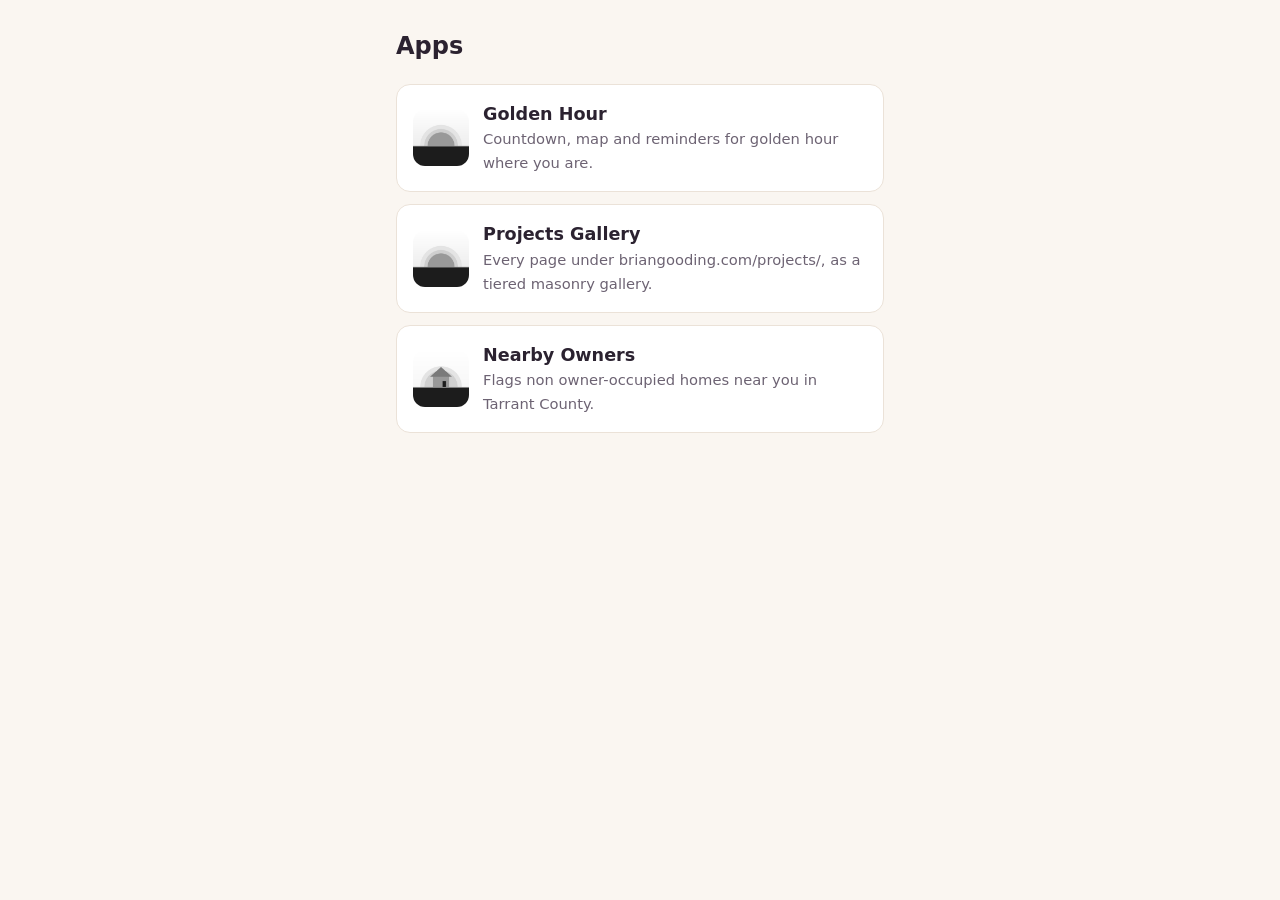
<file: index.html>
<!doctype html>
<html lang="en">
<head>
<meta charset="utf-8">
<meta name="viewport" content="width=device-width, initial-scale=1, viewport-fit=cover">
<title>Brian's Apps</title>
<link rel="icon" href="golden-hour/icon-192.png">
<style>
  /* Layout: one narrow column of large app links. */
  :root {
    --bg: #faf6f1;
    --card: #ffffff;
    --text: #2b2230;
    --muted: #6d6373;
    --line: #ebe2d8;
    --accent: #d98a1c;
    color-scheme: light;
  }
  @media (prefers-color-scheme: dark) {
    :root:not([data-theme="light"]) {
      --bg: #17111d; --card: #221a2a; --text: #f3ebf5; --muted: #ad9fb5; --line: #362a40; --accent: #f0ad4b;
      color-scheme: dark;
    }
  }
  :root[data-theme="dark"] {
    --bg: #17111d; --card: #221a2a; --text: #f3ebf5; --muted: #ad9fb5; --line: #362a40; --accent: #f0ad4b;
    color-scheme: dark;
  }
  * { box-sizing: border-box; }
  body {
    margin: 0; background: var(--bg); color: var(--text);
    font: 16px/1.5 system-ui, -apple-system, "Segoe UI", Roboto, sans-serif;
  }
  main {
    max-width: 520px; margin: 0 auto; display: grid; gap: 12px;
    padding-inline: 16px;
    padding-block: calc(28px + env(safe-area-inset-top, 0px)) calc(40px + env(safe-area-inset-bottom, 0px));
  }
  h1 { font-size: 1.5rem; margin: 0 0 8px; text-wrap: balance; }
  a.app {
    display: grid; grid-template-columns: 56px 1fr; gap: 14px; align-items: center;
    padding: 16px; border-radius: 14px; background: var(--card); border: 1px solid var(--line);
    color: inherit; text-decoration: none;
  }
  a.app:hover { border-color: var(--accent); }
  a.app:focus-visible { outline: 2px solid var(--accent); outline-offset: 2px; }
  a.app img { width: 56px; height: 56px; border-radius: 12px; display: block; }
  .name { font-weight: 700; font-size: 1.1rem; }
  .desc { color: var(--muted); font-size: .92rem; }
</style>
</head>
<body>
<main>
  <h1>Apps</h1>
  <a class="app" href="golden-hour/">
    <img src="golden-hour/icon-192.png" alt="">
    <span><span class="name">Golden Hour</span><br>
      <span class="desc">Countdown, map and reminders for golden hour where you are.</span></span>
  </a>
  <a class="app" href="projects-gallery/">
    <img src="golden-hour/icon-192.png" alt="">
    <span><span class="name">Projects Gallery</span><br>
      <span class="desc">Every page under briangooding.com/projects/, as a tiered masonry gallery.</span></span>
  </a>
  <a class="app" href="nearby-owners/">
    <img src="nearby-owners/icon-192.png" alt="">
    <span><span class="name">Nearby Owners</span><br>
      <span class="desc">Flags non owner-occupied homes near you in Tarrant County.</span></span>
  </a>
</main>
<script>
  // Golden Hour used to live at this address with a service worker covering the whole site.
  // Replace it with sw.js here, which removes itself and its cached files.
  if ('serviceWorker' in navigator) {
    navigator.serviceWorker.getRegistration('./').then((reg) => {
      if (reg && new URL(reg.scope).pathname === new URL('./', location.href).pathname) reg.update().catch(() => {});
    }).catch(() => {});
  }
</script>
</body>
</html>
</file>
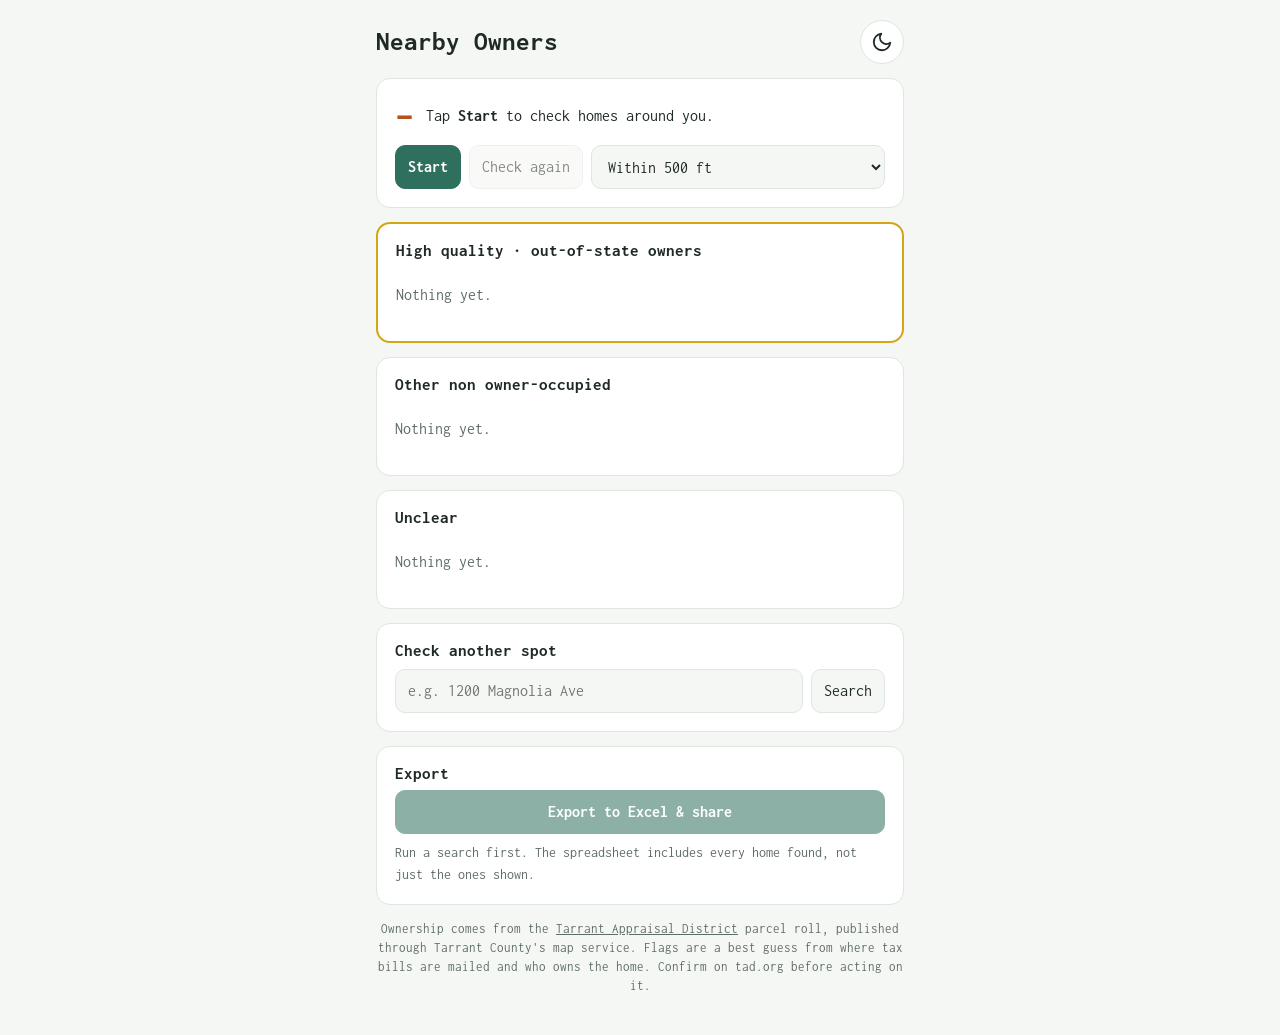
<file: nearby-owners/index.html>
<!doctype html>
<html lang="en">
<head>
<meta charset="utf-8">
<meta name="viewport" content="width=device-width, initial-scale=1, viewport-fit=cover">
<meta name="apple-mobile-web-app-capable" content="yes">
<meta name="mobile-web-app-capable" content="yes">
<meta name="apple-mobile-web-app-title" content="Nearby Owners">
<meta name="apple-mobile-web-app-status-bar-style" content="default">
<meta name="format-detection" content="telephone=no">
<link rel="manifest" href="manifest.webmanifest">
<link rel="apple-touch-icon" sizes="180x180" href="icon-180.png">
<link rel="icon" href="data:image/svg+xml,%3Csvg xmlns='http://www.w3.org/2000/svg' viewBox='0 0 64 64'%3E%3Crect width='64' height='64' fill='%23f6f6f6'/%3E%3Cpath d='M14 34 32 18l18 16v8H14z' fill='%23999999'/%3E%3Crect x='0' y='42' width='64' height='22' fill='%231c1c1c'/%3E%3C/svg%3E">
<title>Nearby Owners</title>
<meta name="theme-color" content="#f5f7f4">
<script>
  // Apply a saved light/dark choice before the page paints; otherwise follow the phone's setting.
  try { const t = JSON.parse(localStorage.getItem('no-theme')); if (t === 'light' || t === 'dark') document.documentElement.dataset.theme = t; } catch {}
</script>
<link rel="preconnect" href="https://fonts.googleapis.com">
<link rel="preconnect" href="https://fonts.gstatic.com" crossorigin>
<link rel="stylesheet" href="https://fonts.googleapis.com/css2?family=Inconsolata:wght@400;600;700&display=swap">
<style>
  /* Layout: one phone-width column; status first, then flagged homes, then everything else nearby. */
  :root {
    --bg: #f5f7f4;
    --card: #ffffff;
    --text: #1f2a26;
    --muted: #5f6d67;
    --line: #dfe6e1;
    --accent: #2f6f5e;
    --accent-ink: #ffffff;
    --flag: #b4521b;
    --flag-soft: #fbe6d8;
    --hq: #725600;
    --hq-line: #d4a514;
    --hq-soft: #fff1bf;
    --ok: #2f7d4a;
    --error: #b3361f;
    --display: "Inconsolata", ui-monospace, Menlo, Consolas, monospace;
    --body: "Inconsolata", ui-monospace, Menlo, Consolas, monospace;
  }
  @media (prefers-color-scheme: dark) {
    :root:not([data-theme="light"]) {
      /* Monochrome: grays only; brightness separates high quality > flagged > everything else. */
      --bg: #0f0f0f; --card: #1a1a1a; --text: #ededed; --muted: #a3a3a3; --line: #333333;
      --accent: #ededed; --accent-ink: #0f0f0f; --flag: #e6e6e6; --flag-soft: #242424; --ok: #ededed; --error: #ffffff;
      --hq: #ffffff; --hq-line: #ffffff; --hq-soft: #333333;
      color-scheme: dark;
    }
  }
  :root[data-theme="dark"] {
    /* Monochrome: grays only; brightness separates high quality > flagged > everything else. */
    --bg: #0f0f0f; --card: #1a1a1a; --text: #ededed; --muted: #a3a3a3; --line: #333333;
    --accent: #ededed; --accent-ink: #0f0f0f; --flag: #e6e6e6; --flag-soft: #242424; --ok: #ededed; --error: #ffffff;
    --hq: #ffffff; --hq-line: #ffffff; --hq-soft: #333333;
    color-scheme: dark;
  }
  * { box-sizing: border-box; }
  [hidden] { display: none !important; }
  html { -webkit-text-size-adjust: 100%; text-size-adjust: 100%; }
  button, summary, a, input, select { -webkit-tap-highlight-color: transparent; }
  .install { display: grid; grid-template-columns: 1fr auto; gap: 10px; align-items: start; padding: 14px 16px; }
  .install p { margin: 0; color: var(--muted); font-size: .92rem; }
  .install strong { color: var(--text); }
  .install svg { width: 15px; height: 15px; vertical-align: -2px; }
  .install button { padding: 4px 10px; }
  body { margin: 0; padding-top: env(safe-area-inset-top, 0px); padding-bottom: env(safe-area-inset-bottom, 0px); background: var(--bg); color: var(--text); font: 16px/1.5 var(--body); }
  main { max-width: 560px; margin: 0 auto; padding-inline: 16px; padding-block: 20px 40px; display: grid; gap: 14px; }
  header { display: flex; align-items: center; gap: 12px; }
  header .titles { flex: 1; min-width: 0; }
  header h1 { font: 700 1.7rem/1.1 var(--display); margin: 0; text-wrap: balance; }
  .theme-toggle { flex: none; width: 44px; height: 44px; padding: 0; border-radius: 50%; display: grid; place-items: center; background: var(--card); color: var(--text); }
  .theme-toggle svg { width: 22px; height: 22px; }
  .theme-toggle .sun { display: none; }
  .theme-toggle[aria-pressed="true"] .sun { display: block; }
  .theme-toggle[aria-pressed="true"] .moon { display: none; }
  .card { background: var(--card); border: 1px solid var(--line); border-radius: 14px; padding: 18px; min-width: 0; }
  h2 { font: 700 1.05rem var(--display); margin: 0 0 8px; display: flex; justify-content: space-between; gap: 8px; }
  h2 .count { color: var(--muted); font-weight: 500; }
  .status { display: flex; align-items: center; gap: 12px; }
  .status .big { font: 700 2.4rem/1 var(--display); font-variant-numeric: tabular-nums; color: var(--flag); }
  .status .big.zero { color: var(--ok); }
  .status .text { min-width: 0; }
  .status .where { color: var(--muted); font-size: .9rem; overflow-wrap: anywhere; }
  .controls { display: flex; flex-wrap: wrap; gap: 8px; }
  .controls + .controls, .card > .controls { margin-top: 10px; }
  label.sr { position: absolute; width: 1px; height: 1px; overflow: hidden; clip: rect(0 0 0 0); }
  input, button, select { font: inherit; color: var(--text); background: var(--bg); border: 1px solid var(--line); border-radius: 10px; padding: 9px 12px; min-width: 0; }
  input, select { flex: 1 1 130px; }
  button { cursor: pointer; }
  button.primary { background: var(--accent); color: var(--accent-ink); border-color: var(--accent); font-weight: 700; }
  button:disabled { opacity: .55; cursor: default; }
  button.wide { width: 100%; }
  .list { display: grid; gap: 10px; }
  /* Capped lists: first five cards visible, the rest scroll inside the card. */
  .list.scroll { position: relative; overflow-y: auto; padding-right: 6px; scrollbar-width: thin; scrollbar-color: var(--muted) transparent; }
  .list.scroll::-webkit-scrollbar { width: 6px; }
  .list.scroll::-webkit-scrollbar-thumb { background: var(--muted); border-radius: 3px; }
  .more { color: var(--muted); font-size: .85rem; margin: 8px 0 0; text-align: center; }
  .home { border: 1px solid var(--line); border-radius: 10px; padding: 8px 12px; min-width: 0; }
  .home summary { list-style: none; cursor: pointer; display: grid; gap: 1px; position: relative; padding-right: 18px; }
  .home summary::-webkit-details-marker { display: none; }
  .home summary::after { content: ""; position: absolute; right: 2px; top: 50%; width: 7px; height: 7px; border-right: 2px solid var(--muted); border-bottom: 2px solid var(--muted); transform: translateY(-70%) rotate(45deg); transition: transform .15s; }
  .home[open] summary::after { transform: translateY(-30%) rotate(-135deg); }
  .home .row { display: flex; align-items: baseline; gap: 8px; min-width: 0; }
  .home .row > * { overflow: hidden; text-overflow: ellipsis; white-space: nowrap; min-width: 0; }
  .home .row > .addr, .home .row > .owner, .home .row > .mail { flex: 1; }
  .home .more-info { display: grid; gap: 4px; margin-top: 6px; padding-top: 6px; border-top: 1px solid var(--line); }
  .home.flag { border-color: var(--flag); background: var(--flag-soft); }
  .hq-section { border: 2px solid var(--hq-line); }
  .home.flag.hq { border: 2px solid var(--hq-line); background: var(--hq-soft); }
  .home .addr { font-weight: 700; }
  .home .dist { color: var(--muted); font-size: .85rem; white-space: nowrap; font-variant-numeric: tabular-nums; }
  .home .owner { font-size: .92rem; }
  .home .mail { color: var(--muted); font-size: .85rem; }
  .home .meta { color: var(--muted); font-size: .85rem; overflow-wrap: anywhere; }
  .home .row > .tag, .home .row > .dist { flex: none; }
  .home ul { margin: 2px 0 0; padding-left: 18px; font-size: .9rem; }
  .home .links { display: flex; flex-wrap: wrap; gap: 6px 14px; font-size: .88rem; margin-top: 2px; }
  .home .links a, .home .links button { color: var(--accent); background: none; border: 0; padding: 0; font: inherit; text-decoration: underline; cursor: pointer; }
  .flag .links a, .flag .links button { color: var(--flag); }
  .hq .links a, .hq .links button { color: var(--hq); }
  .tag { font-size: .72rem; text-transform: uppercase; letter-spacing: .06em; padding: 1px 7px; border-radius: 99px; border: 1px solid currentColor; white-space: nowrap; }
  .tag.high { color: var(--flag); }
  .tag.hq { color: var(--hq-soft); background: var(--hq); border-color: var(--hq); font-weight: 700; }
  .tag.medium { color: var(--muted); }
  .empty { color: var(--muted); }
  .msg { color: var(--muted); font-size: .9rem; margin: 8px 0 0; }
  .msg.error { color: var(--error); }
  footer { color: var(--muted); font-size: .8rem; text-align: center; }
  footer a { color: inherit; }
</style>
</head>
<body>
<main>
  <header>
    <div class="titles">
      <h1>Nearby Owners</h1>
    </div>
    <button class="theme-toggle" id="themeBtn" type="button" aria-pressed="false" aria-label="Dark mode" title="Dark mode">
      <svg class="moon" viewBox="0 0 24 24" fill="none" stroke="currentColor" stroke-width="2" stroke-linecap="round" stroke-linejoin="round" aria-hidden="true"><path d="M21 12.8A9 9 0 1 1 11.2 3a7 7 0 0 0 9.8 9.8z"/></svg>
      <svg class="sun" viewBox="0 0 24 24" fill="none" stroke="currentColor" stroke-width="2" stroke-linecap="round" aria-hidden="true"><circle cx="12" cy="12" r="4.5"/><path d="M12 2v2M12 20v2M4.9 4.9l1.4 1.4M17.7 17.7l1.4 1.4M2 12h2M20 12h2M4.9 19.1l1.4-1.4M17.7 6.3l1.4-1.4"/></svg>
    </button>
  </header>

  <aside class="card install" id="installTip" hidden>
    <p><strong>Put Nearby Owners on your Home Screen.</strong> Tap Share
      <svg viewBox="0 0 24 24" fill="none" stroke="currentColor" stroke-width="2" stroke-linecap="round" stroke-linejoin="round" aria-label="Share"><path d="M12 3v12"></path><path d="M8 7l4-4 4 4"></path><path d="M5 11v9h14v-9"></path></svg>
      at the bottom of Safari, then <strong>Add to Home Screen</strong>. It opens full screen like an app.</p>
    <button id="installClose" type="button" aria-label="Dismiss">✕</button>
  </aside>

  <section class="card" aria-live="polite">
    <div class="status">
      <div class="big" id="flagCount">–</div>
      <div class="text">
        <div id="statusText">Tap <b>Start</b> to check homes around you.</div>
        <div class="where" id="where"></div>
      </div>
    </div>
    <div class="controls">
      <button class="primary" id="startBtn">Start</button>
      <button id="refreshBtn" disabled>Check again</button>
      <label class="sr" for="radius">Search radius</label>
      <select id="radius">
        <option value="500" selected>Within 500 ft</option>
        <option value="1320">Within ¼ mile</option>
        <option value="2640">Within ½ mile</option>
      </select>
    </div>
    <p class="msg" id="msg" hidden></p>
  </section>

  <section class="card hq-section">
    <h2>High quality · out-of-state owners <span class="count" id="hqSub"></span></h2>
    <div class="list" id="hqList"><p class="empty">Nothing yet.</p></div>
    <p class="more" hidden></p>
  </section>

  <section class="card" id="otherSection">
    <h2>Other non owner-occupied <span class="count" id="flagSub"></span></h2>
    <div class="list" id="flagList"><p class="empty">Nothing yet.</p></div>
    <p class="more" hidden></p>
  </section>

  <section class="card" id="okSection">
    <h2>Unclear <span class="count" id="okSub"></span></h2>
    <div class="list" id="okList"><p class="empty">Nothing yet.</p></div>
    <p class="more" hidden></p>
  </section>

  <section class="card">
    <h2>Check another spot</h2>
    <form class="controls" id="addrForm">
      <label class="sr" for="addr">Street address</label>
      <input id="addr" placeholder="e.g. 1200 Magnolia Ave" autocomplete="street-address">
      <button type="submit">Search</button>
    </form>
    <p class="msg" id="addrMsg" hidden></p>
  </section>

  <section class="card">
    <h2>Export</h2>
    <button class="primary wide" id="exportBtn" disabled>Export to Excel &amp; share</button>
    <p class="msg" id="exportMsg">Run a search first. The spreadsheet includes every home found, not just the ones shown.</p>
  </section>

  <footer>
    Ownership comes from the <a href="https://www.tad.org/" target="_blank" rel="noopener">Tarrant Appraisal District</a>
    parcel roll, published through Tarrant County's map service. Flags are a best guess from where tax bills are
    mailed and who owns the home. Confirm on tad.org before acting on it.
  </footer>
</main>
<script>
  // Light/dark toggle. Kept inline so it works even if the phone still has an older app.js cached.
  (function () {
    var root = document.documentElement, btn = document.getElementById('themeBtn');
    var mq = window.matchMedia ? window.matchMedia('(prefers-color-scheme: dark)') : null;
    function isDark() { return (root.getAttribute('data-theme') || (mq && mq.matches ? 'dark' : 'light')) === 'dark'; }
    function sync() {
      var dark = isDark(), label = dark ? 'Light mode' : 'Dark mode';
      btn.setAttribute('aria-pressed', String(dark));
      btn.setAttribute('aria-label', label);
      btn.title = label;
      var meta = document.querySelector('meta[name="theme-color"]');
      if (meta) meta.setAttribute('content', dark ? '#0f0f0f' : '#f5f7f4');
    }
    btn.addEventListener('click', function () {
      var next = isDark() ? 'light' : 'dark';
      root.setAttribute('data-theme', next);
      try { localStorage.setItem('no-theme', JSON.stringify(next)); } catch (e) {}
      sync();
    });
    if (mq) { if (mq.addEventListener) mq.addEventListener('change', sync); else if (mq.addListener) mq.addListener(sync); }
    sync();
  })();
</script>
<!-- Bump ?v= when these files change so phones never mix a new page with old cached scripts. -->
<!-- Keep in step with APP_FILES in sw.js. -->
<script src="owners.js?v=20261016a"></script>
<script src="xlsx.js?v=20261016a"></script>
<script src="app.js?v=20261016a"></script>
</body>
</html>
</file>
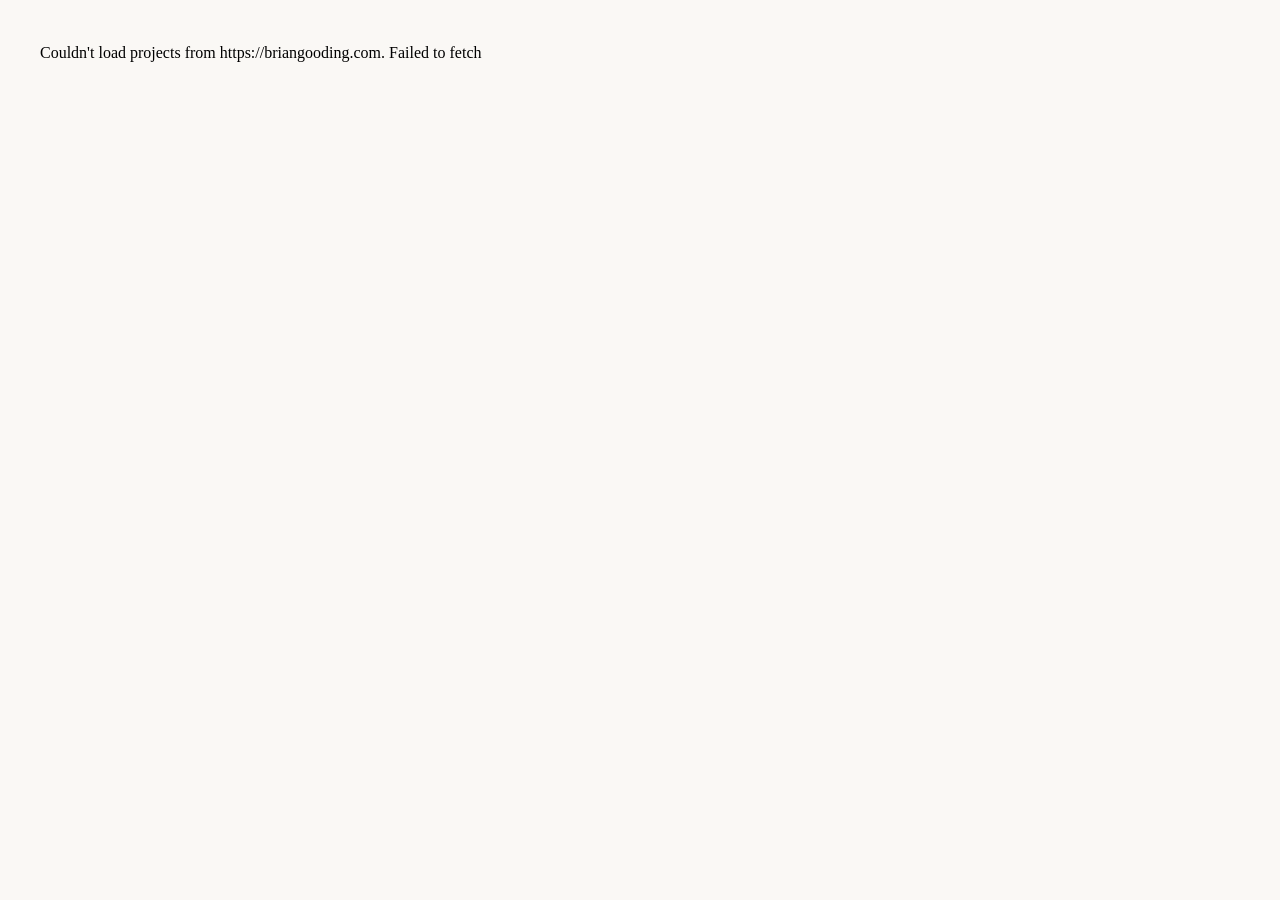
<file: projects-gallery/index.html>
<!doctype html>
<html lang="en">
<head>
<meta charset="utf-8">
<meta name="viewport" content="width=device-width, initial-scale=1, viewport-fit=cover">
<title>Projects Gallery</title>
<link rel="stylesheet" href="gallery.css">
<style>
  :root { color-scheme: light dark; }
  body { margin: 0; background: #faf8f5; }
  @media (prefers-color-scheme: dark) { :root:not([data-theme="light"]) body { background: #161412; } }
  :root[data-theme="dark"] body { background: #161412; }
  main {
    max-width: 1200px; margin: 0 auto;
    padding-inline: 16px;
    padding-block: calc(28px + env(safe-area-inset-top, 0px)) calc(40px + env(safe-area-inset-bottom, 0px));
  }
</style>
</head>
<body>
<main>
  <!-- Reads the pages under briangooding.com/projects/. Add ?site=… or ?parent=… to point elsewhere. -->
  <div id="projects-gallery" data-site="https://briangooding.com" data-parent="projects" data-depth="3"></div>
</main>
<script src="gallery.js"></script>
</body>
</html>
</file>
<file: projects-gallery/gallery.css>
/* Tiered masonry: projects are wide picture cards, their sub-pages narrow picture
   cards, and anything deeper a compact text card. Rows are 4px tall and gallery.js
   sets how many each card spans, so cards of every size pack together. */
.pg {
  --pg-bg: #faf8f5;
  --pg-card: #ffffff;
  --pg-text: #1f1c1a;
  --pg-muted: #6f6862;
  --pg-line: #e8e2db;
  --pg-accent: #b5651d;
  --pg-gap: 16px;
  color: var(--pg-text);
  font: 16px/1.5 system-ui, -apple-system, "Segoe UI", Roboto, sans-serif;
}
@media (prefers-color-scheme: dark) {
  :root:not([data-theme="light"]) .pg {
    --pg-bg: #161412; --pg-card: #211e1b; --pg-text: #f2ede8; --pg-muted: #a69d94; --pg-line: #35302b; --pg-accent: #e59a52;
  }
}
:root[data-theme="dark"] .pg {
  --pg-bg: #161412; --pg-card: #211e1b; --pg-text: #f2ede8; --pg-muted: #a69d94; --pg-line: #35302b; --pg-accent: #e59a52;
}
.pg *, .pg *::before, .pg *::after { box-sizing: border-box; }

.pg-head { margin: 0 0 14px; }
.pg-h1 { font-size: clamp(1.6rem, 4vw, 2.3rem); line-height: 1.15; margin: 0; text-wrap: balance; letter-spacing: -0.01em; }
.pg-sub { margin: 4px 0 0; color: var(--pg-muted); font-size: .92rem; }
.pg-status { color: var(--pg-muted); }

.pg-filters { display: flex; flex-wrap: wrap; gap: 8px; margin: 0 0 20px; }
.pg-chip {
  font: inherit; font-size: .88rem; padding: 6px 14px; border-radius: 999px; cursor: pointer;
  background: var(--pg-card); color: var(--pg-text); border: 1px solid var(--pg-line);
}
.pg-chip:hover { border-color: var(--pg-accent); }
.pg-chip[aria-pressed="true"] { background: var(--pg-text); color: var(--pg-bg); border-color: var(--pg-text); }
.pg-chip:focus-visible { outline: 2px solid var(--pg-accent); outline-offset: 2px; }

.pg-grid {
  display: grid;
  grid-template-columns: repeat(auto-fill, minmax(min(100%, 220px), 1fr));
  grid-auto-rows: 4px;
  grid-auto-flow: row dense;
  column-gap: var(--pg-gap);
  row-gap: 0;
  align-items: start;
}
.pg-card {
  display: block; margin-bottom: var(--pg-gap);
  background: var(--pg-card); border: 1px solid var(--pg-line); border-radius: 14px; overflow: hidden;
  color: inherit; text-decoration: none;
  transition: border-color .15s, transform .15s, box-shadow .15s;
}
.pg-card[hidden] { display: none; }
.pg-card:hover { border-color: var(--pg-accent); transform: translateY(-2px); box-shadow: 0 8px 24px rgb(0 0 0 / .08); }
.pg-card:focus-visible { outline: 2px solid var(--pg-accent); outline-offset: 2px; }
@media (prefers-reduced-motion: reduce) { .pg-card, .pg-card:hover { transition: none; transform: none; } }

.pg-media img { display: block; width: 100%; height: auto; max-height: 520px; object-fit: cover; background: var(--pg-line); }
.pg-body { padding: 12px 14px 14px; }
.pg-crumb { font-size: .74rem; text-transform: uppercase; letter-spacing: .06em; color: var(--pg-accent); margin-bottom: 2px; }
.pg-title { margin: 0; font-size: 1rem; line-height: 1.3; text-wrap: balance; }
.pg-excerpt { margin: 6px 0 0; color: var(--pg-muted); font-size: .88rem; }
.pg-count { margin-top: 8px; font-size: .78rem; color: var(--pg-muted); }

/* Tier 1: a project. Two columns wide once there is room for three. */
.pg-tier-1 .pg-body { padding: 16px 18px 18px; }
.pg-tier-1 .pg-title { font-size: 1.35rem; }
.pg-tier-1.pg-noimg { border-top: 4px solid var(--pg-accent); }
@media (min-width: 760px) { .pg-tier-1 { grid-column: span 2; } }

/* Tier 3+: compact text card. */
.pg-tier-3 { background: transparent; border-style: dashed; }
.pg-tier-3 .pg-body { padding: 10px 12px; }
.pg-tier-3 .pg-title { font-size: .92rem; font-weight: 600; }
</file>
